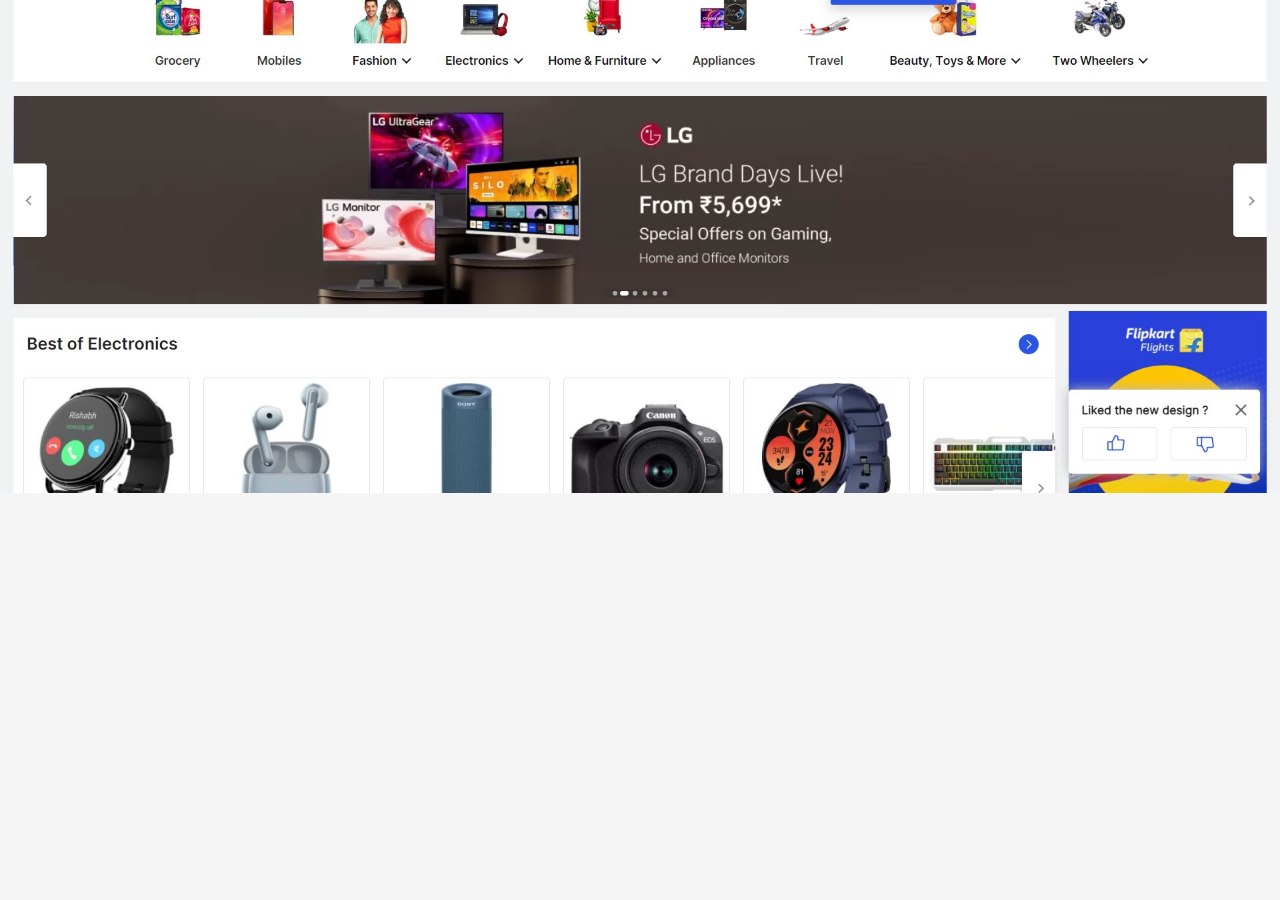
<file: e-bot/krackhjack/index.html>
<!DOCTYPE html>
<html lang="en">
<head>
    <meta charset="UTF-8">
    <meta name="viewport" content="width=device-width, initial-scale=1.0">
    <title>kj shopping website</title>
    <style>
        /* Resetting default margin and padding */
        * {
            margin: 0;
            padding: 0;
            box-sizing: border-box;
        }

        body {
            font-family: Arial, sans-serif;
            background-color: #f5f5f5;
            color: #333;
            margin: 0;
            padding: 0;
        }
        body {
            font-family: Arial, sans-serif;
            background-image: url('Screenshot (147).jpg'); /* Add the path to your background image */
            background-size: cover;
            background-repeat: no-repeat;
            color: #333;
            margin: 0;
            padding: 0;
            
        }


        header {
            background-color: #333;
            color: #fff;
            padding: 10px 0;
            text-align: center;
            margin-top: 0;
            
        }

        nav {
            background-color: #444;
            padding: 10px 0;
            text-align: center;
            
        }

        nav a {
            color: #fff;
            text-decoration: none;
            padding: 0 10px;
            margin-top: 89px;
        }

        nav a:hover {
            color: #ffcc00;
        }

        .container {
            max-width: 1200px;
            margin: 0 auto;
            padding: 20px;
            display: flex;
            flex-wrap: wrap;
            justify-content: space-between;
        }

        .product {
            background-color: #fff;
            padding: 20px;
            margin-bottom: 20px;
            width: calc(33.33% - 20px);
            box-shadow: 0 0 10px rgba(0, 0, 0, 0.1);
        }

        .product img {
            max-width: 100%;
            height: auto;
            margin-bottom: 10px;
        }

        .product h2 {
            font-size: 18px;
            margin-bottom: 10px;
        }

        .product p {
            font-size: 14px;
            color: #666;
        }

        footer {
            background-color: #333;
            color: #fff;
            text-align: center;
            padding: 20px 0;
            clear: both;
        }
        iframe{
            margin-left: 6px;
            margin-top: 4px;
            margin-right: 20px;
            margin-bottom: 60px;
        }
        
    </style>
    <style>
        /* Modal styles */
        .modal {
            display: none; /* Hidden by default */
            position: fixed; /* Stay in place */
            z-index: 1; /* Sit on top */
            left: 0;
            top: 0;
            width: 100%; /* Full width */
            height: 100%; /* Full height */
            overflow: auto; /* Enable scroll if needed */
            background-color: rgb(0,0,0); /* Fallback color */
            background-color: rgba(0,0,0,0.4); /* Black w/ opacity */
        }

        .modal-content {
            background-color: #fefefe;
            margin: 15% auto; /* 15% from the top and centered */
            padding: 20px;
            height: 530px;
            border: 1px solid #888;
            width: 400px; /* Could be more or less, depending on screen size */
        }

        .close {
            color: #aaa;
            float: right;
            font-size: 28px;
            font-weight: bold;
        }

        .close:hover,
        .close:focus {
            color: black;
            text-decoration: none;
            cursor: pointer;
        }
        .bot-icon{
            margin-left: 1400px;
            margin-top: 380px;
            display: flex;
        }
    </style>
</head>
<body>

<div class="navbar">
    <!-- Your navigation bar here -->
</div>

<div class="bot-icon">
    <!-- Your main content here -->
    <button id="chatBtn">Chat with us!</button>
</div>

<!-- The Modal -->
<div id="chatModal" class="modal">
    <div class="modal-content">
        <span class="close">&times;</span>
        <!-- Chat bot iframe or script here -->
        <iframe width="350" height="430" allow="microphone;" src="https://console.dialogflow.com/api-client/demo/embedded/ea55068c-562e-4590-a8c2-4dcde6639b1b"></iframe>
    </div>
</div>

<script src="scripts.js"></script>
</body>
</html>
</head>
<body>
    
</html>
</file>
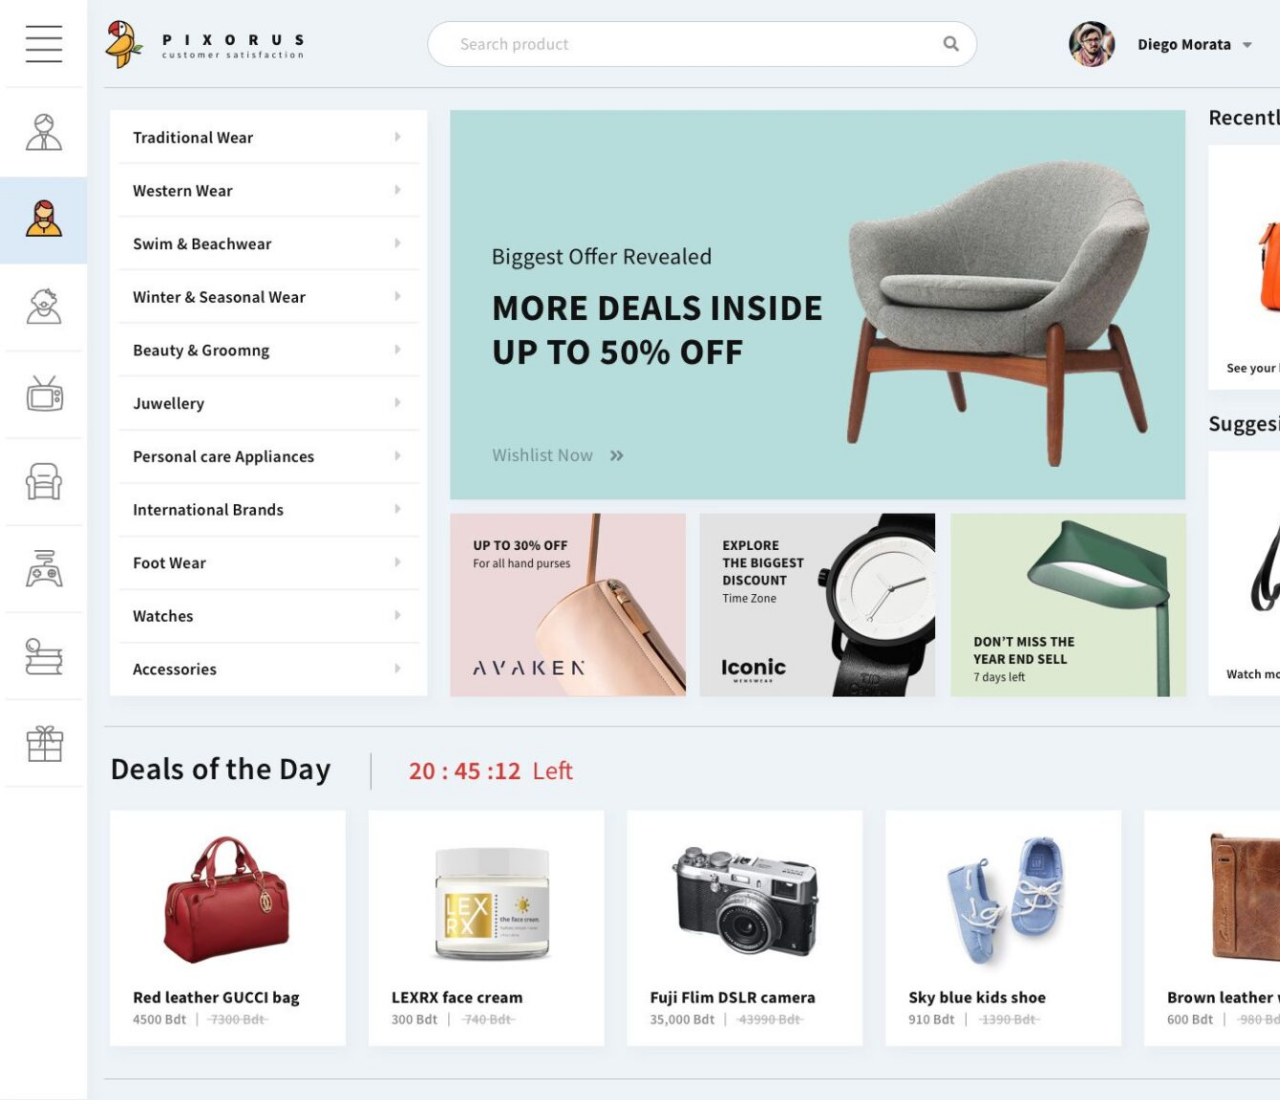
<file: e-bot/krackhjack/front end/index.html>
<!DOCTYPE html>
<html lang="en">
<head>
    <meta charset="UTF-8">
    <meta name="viewport" content="width=device-width, initial-scale=1.0">
    <title>kj shopping website</title>
    <style>
        /* Resetting default margin and padding */
        * {
            margin: 0;
            padding: 0;
            box-sizing: border-box;
        }

        body {
            font-family: Arial, sans-serif;
            background-color: #f5f5f5;
            color: #333;  
            margin: 0;
            padding: 0;
        }
        body {
            font-family: Arial, sans-serif;
            background-image: url('e.jpg'); /* Add the path to your background image */
            background-size: cover;
            background-repeat: no-repeat;
            background-attachment: scroll;
            height: 1100px;
            color: #333;
            margin: 0;
            padding: 0;
            
        }


        header {
            background-color: #333;
            color: #fff;
            padding: 10px 0;
            text-align: center;
            margin-top: 0;
            
        }

        nav {
            background-color: #444;
            padding: 10px 0;
            text-align: center;
            
        }

        nav a {
            color: #fff;
            text-decoration: none;
            padding: 0 10px;
            margin-top: 89px;
        }

        nav a:hover {
            color: #ffcc00;
        }

        .container {
            max-width: 1200px;
            margin: 0 auto;
            padding: 20px;
            display: flex;
            flex-wrap: wrap;
            justify-content: space-between;
        }

        .product {
            background-color: #fff;
            padding: 20px;
            margin-bottom: 20px;
            width: calc(33.33% - 20px);
            box-shadow: 0 0 10px rgba(0, 0, 0, 0.1);
        }

        .product img {
            max-width: 100%;
            height: auto;
            margin-bottom: 10px;
        }

        .product h2 {
            font-size: 18px;
            margin-bottom: 10px;
        }

        .product p {
            font-size: 14px;
            color: #666;
        }

        footer {
            background-color: #333;
            color: #fff;
            text-align: center;
            padding: 20px 0;
            clear: both;
        }
        iframe{
            margin-left: 6px;
            margin-top: 4px;
            margin-right: 20px;
            margin-bottom: 60px;
        }
        
    </style>
    <style>
        /* Modal styles */
        .modal {
            display: none; /* Hidden by default */
            position: fixed; /* Stay in place */
            z-index: 1; /* Sit on top */
            left: 0;
            top: 0;
            width: 100%; /* Full width */
            height: 100%; /* Full height */
            overflow: auto; /* Enable scroll if needed */
            background-color: rgb(0,0,0); /* Fallback color */
            background-color: rgba(0,0,0,0.4); /* Black w/ opacity */
        }

        .modal-content {
            
            margin: 15% auto; /* 15% from the top and centered */
            padding: 20px;
            height: 530px;
            border: 1px solid #ff0000;
            width: 400px; /* Could be more or less, depending on screen size */
        }
        /* Background video container */
.modal::before {
    content: "";
    position: absolute;
    top: 0;
    left: 0;
    width: 100%;
    height: 100%;
    background: url('helloo.mp4') center center / cover no-repeat;
    opacity: 0.5; /* Adjust opacity as needed */
    z-index: -1; /* Place the video behind the modal content */}

        .close {
            color: #00fbff;
            float: right;
            font-size: 28px;
            font-weight: bold;
        }

        .close:hover,
        .close:focus {
            color: rgb(250, 255, 249);
            text-decoration: none;
            cursor: pointer;
        }
        .bot-icon{
            margin-left: 1400px;
            margin-top: 300px;
            display:flex;
            width: 100px;
            height: 60px;
        }

       
        /* Avatar Button */
        .avatar-btn {
            background-color: transparent;
            border: none;
            cursor: pointer;
            outline: none;
            margin-left:1360px;
            margin-top :70px;
        }

.avatar-btn img {
    width: 120px; /* Adjust size as needed */
    height: 120px;
    border-radius: 50%;
    object-fit: cover;}
    
    </style>
</head>
<body>

<div class="navbar">
    <!-- Your navigation bar here -->
</div>

<div class="bot_icon">
    <!-- Your main content here -->
    <button id="avatarBtn" class="avatar-btn" placeholder="chat with us">
        <img src="98.avif" alt="chat with us">
        <link rel="stylesheet" href="styles.css">
        
    </button>
</div>

<!-- The Modal -->
<div id="chatModal" class="modal">
    <div class="modal-content">
        <span class="close">&times;</span>
        <!-- Chat bot iframe or script here -->
        <iframe width="350" height="430" allow="microphone;" src="https://console.dialogflow.com/api-client/demo/embedded/ea55068c-562e-4590-a8c2-4dcde6639b1b"></iframe>
    </div>
</div>

<script src="scripts.js"></script>
</body>
</html>
</head>
<body>
    
</html>
</file>
<file: e-bot/krackhjack/front end/styles.css>
@keyframes blink {
    0% { opacity: 1; }
    50% { opacity: 0; }
    100% { opacity: 1; }
}

.avatar-btn img{
    animation: blink 1s infinite;
}
</file>
